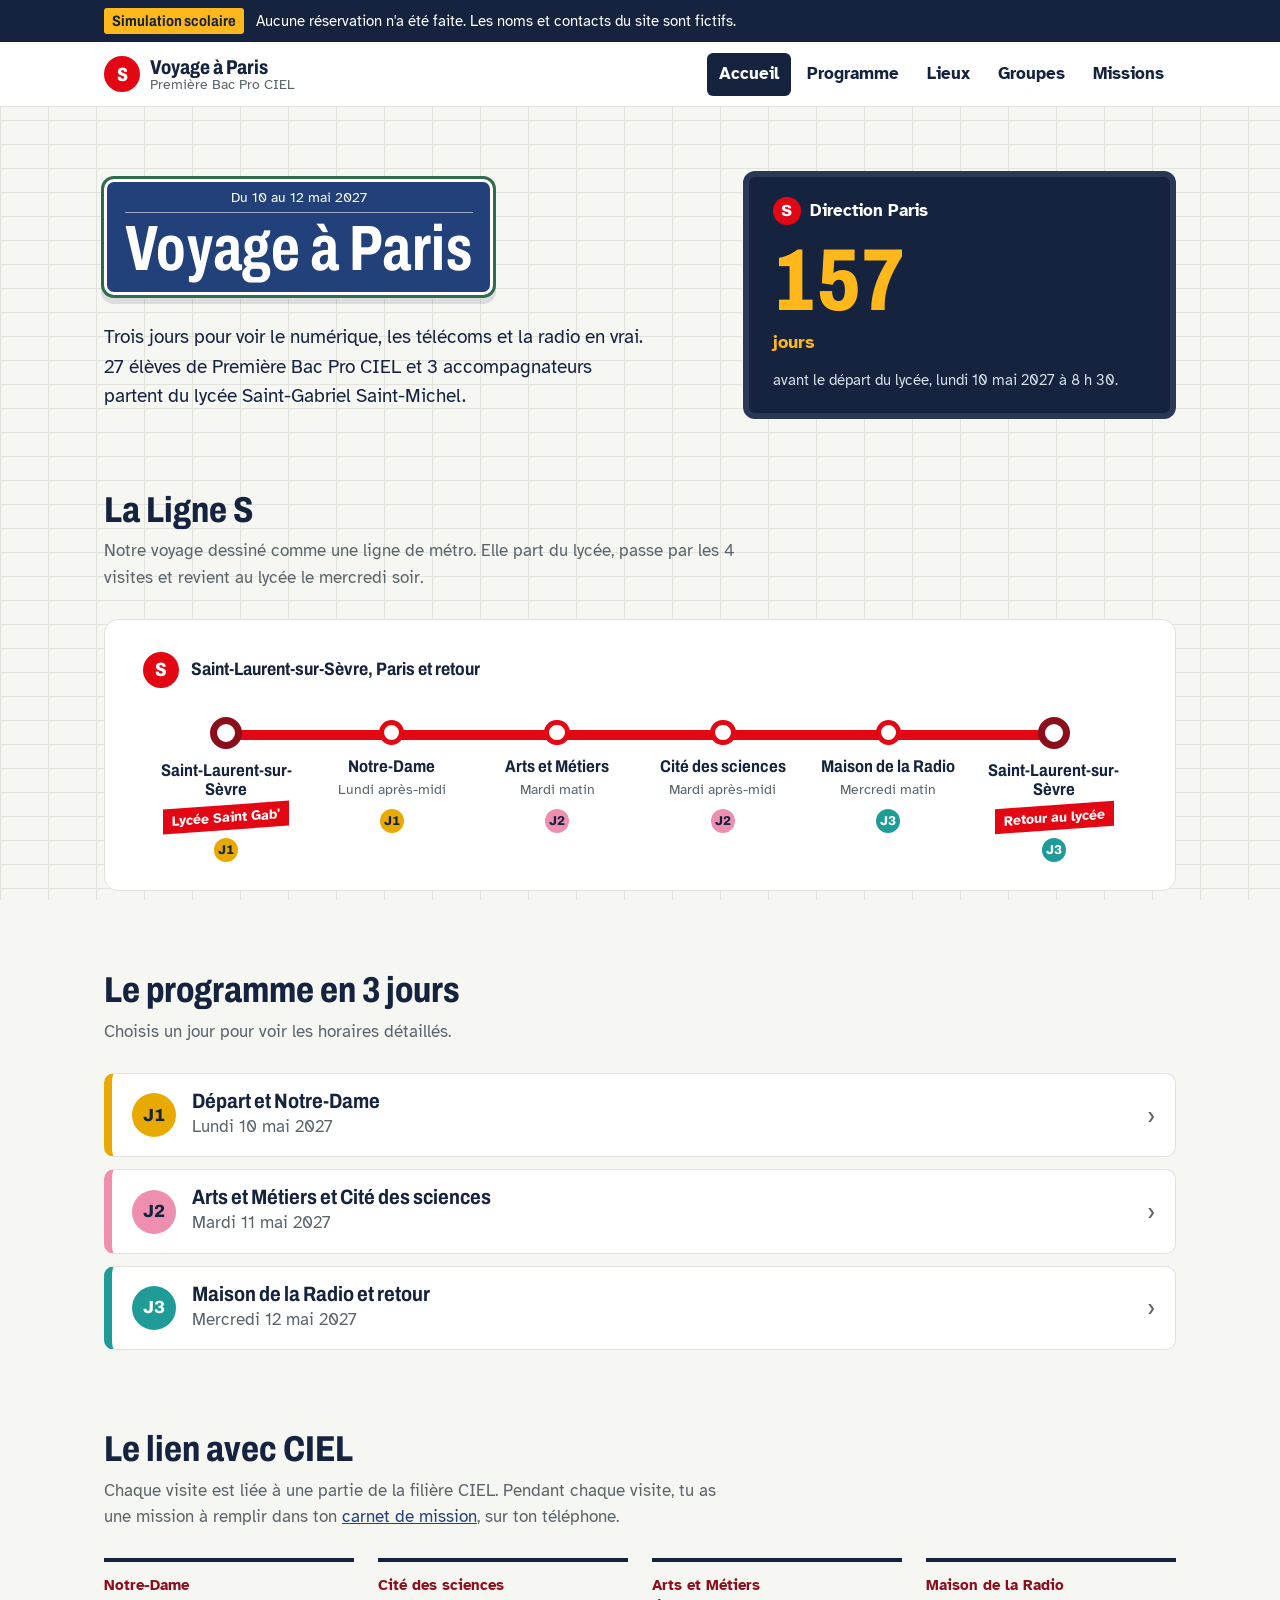
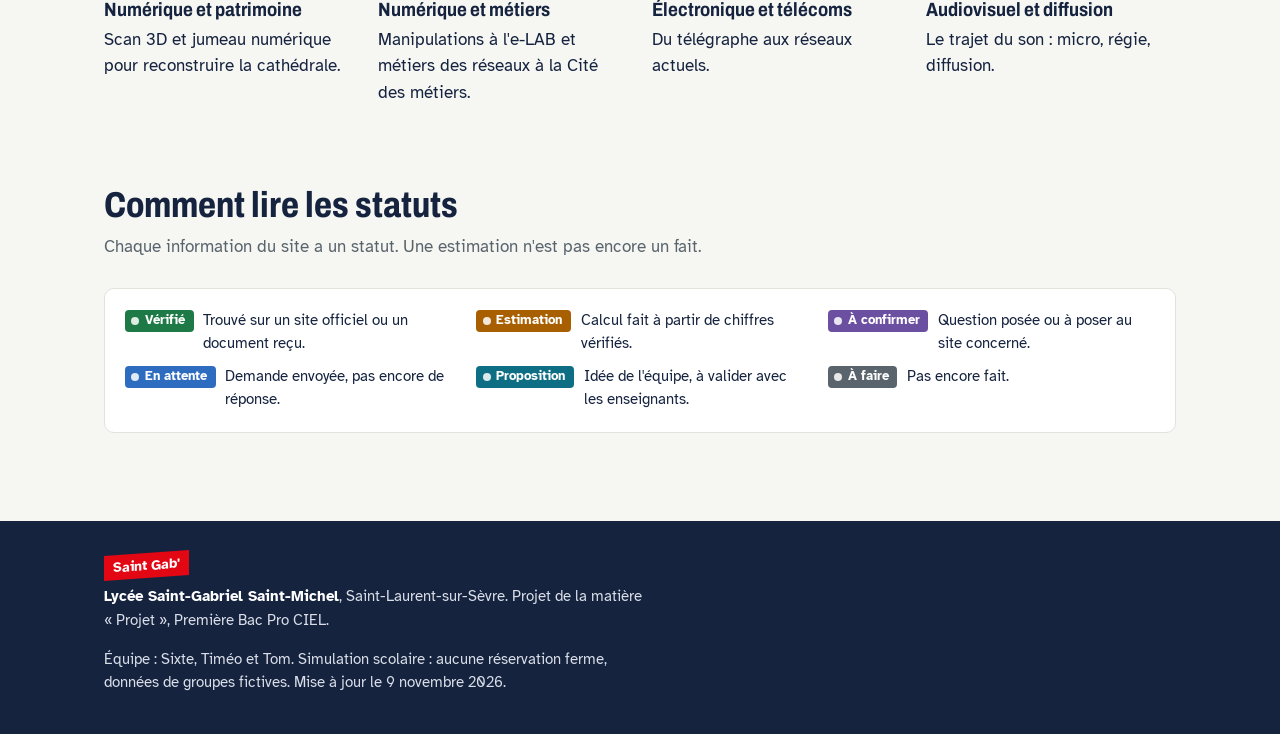
<file: index.html>
<!doctype html>
<html lang="fr">
<head>
  <meta charset="utf-8">
  <meta name="viewport" content="width=device-width, initial-scale=1">
  <title>Voyage à Paris, Bac Pro CIEL</title>
  <meta name="description" content="Site du voyage pédagogique à Paris de la Première Bac Pro CIEL du lycée Saint-Gabriel Saint-Michel. Simulation scolaire.">
  <meta name="robots" content="noindex">
  <meta name="theme-color" content="#15233F">
  <link rel="icon" href="assets/icone.svg" type="image/svg+xml">
  <link rel="manifest" href="manifest.webmanifest">
  <link rel="preconnect" href="https://fonts.googleapis.com">
  <link rel="preconnect" href="https://fonts.gstatic.com" crossorigin>
  <link href="https://fonts.googleapis.com/css2?family=Archivo:wdth,wght@62..125,400..800&family=Atkinson+Hyperlegible:wght@400;700&display=swap" rel="stylesheet">
  <link rel="stylesheet" href="assets/css/style.css?v=2026-11-09b">
</head>
<body>

  <div class="simulation" role="note">
    <div class="conteneur">
      <strong>Simulation scolaire</strong>
      <span>Aucune réservation n'a été faite. Les noms et contacts du site sont fictifs.</span>
    </div>
  </div>

  <header class="entete">
    <div class="conteneur">
      <a class="marque" href="index.html">
        <span class="pastille" aria-hidden="true">S</span>
        <span>Voyage à Paris<small>Première Bac Pro CIEL</small></span>
      </a>
      <nav class="nav" aria-label="Menu principal">
        <ul>
          <li><a href="index.html" aria-current="page">
            <svg viewBox="0 0 24 24" fill="none" stroke="currentColor" stroke-width="2" aria-hidden="true"><path d="M3 11l9-7 9 7v9a1 1 0 0 1-1 1h-5v-6H9v6H4a1 1 0 0 1-1-1z"/></svg>
            Accueil</a></li>
          <li><a href="programme.html">
            <svg viewBox="0 0 24 24" fill="none" stroke="currentColor" stroke-width="2" aria-hidden="true"><circle cx="6" cy="5" r="2"/><circle cx="6" cy="19" r="2"/><path d="M6 7v10M11 5h9M11 12h9M11 19h9"/><circle cx="6" cy="12" r="2"/></svg>
            Programme</a></li>
          <li><a href="lieux.html">
            <svg viewBox="0 0 24 24" fill="none" stroke="currentColor" stroke-width="2" aria-hidden="true"><path d="M12 21s-7-6.2-7-12a7 7 0 0 1 14 0c0 5.8-7 12-7 12z"/><circle cx="12" cy="9" r="2.5"/></svg>
            Lieux</a></li>
          <li><a href="groupes.html">
            <svg viewBox="0 0 24 24" fill="none" stroke="currentColor" stroke-width="2" aria-hidden="true"><circle cx="9" cy="8" r="3"/><circle cx="17" cy="9" r="2.5"/><path d="M3 20c0-3.3 2.7-6 6-6s6 2.7 6 6M15 14.5c3 0 6 1.8 6 5.5"/></svg>
            Groupes</a></li>
          <li><a href="missions.html">
            <svg viewBox="0 0 24 24" fill="none" stroke="currentColor" stroke-width="2" aria-hidden="true"><path d="M9 3h6v3H9z"/><path d="M9 4.5H6a1 1 0 0 0-1 1V20a1 1 0 0 0 1 1h12a1 1 0 0 0 1-1V5.5a1 1 0 0 0-1-1h-3"/><path d="M9 14l2 2 4-4"/></svg>
            Missions</a></li>
        </ul>
      </nav>
    </div>
  </header>

  <main>

    <section class="une" aria-labelledby="titre-page">
      <div class="conteneur">
        <div class="une-texte">
          <div class="plaque">
            <span class="plaque-haut">Du 10 au 12 mai 2027</span>
            <h1 id="titre-page">Voyage à Paris</h1>
          </div>
          <p>Trois jours pour voir le numérique, les télécoms et la radio en vrai. 27 élèves de Première Bac Pro CIEL et 3 accompagnateurs partent du lycée Saint-Gabriel Saint-Michel.</p>
        </div>

        <div class="ecran" aria-live="polite">
          <div class="ecran-ligne"><span class="pastille" aria-hidden="true">S</span> Direction Paris</div>
          <span class="ecran-nombre" id="rebours-jours">193</span>
          <span class="ecran-unite" id="rebours-unite">jours</span>
          <p class="ecran-pied">avant le départ du lycée, lundi 10 mai 2027 à 8 h 30.</p>
        </div>
      </div>
    </section>

    <section class="section" aria-labelledby="titre-ligne">
      <div class="conteneur">
        <h2 id="titre-ligne">La Ligne S</h2>
        <p class="intro">Notre voyage dessiné comme une ligne de métro. Elle part du lycée, passe par les 4 visites et revient au lycée le mercredi soir.</p>
        <div class="plan">
          <div class="plan-entete"><span class="pastille" aria-hidden="true">S</span> Saint-Laurent-sur-Sèvre, Paris et retour</div>
          <ol class="stations" id="stations"></ol>
        </div>
      </div>
    </section>

    <section class="section" aria-labelledby="titre-jours">
      <div class="conteneur">
        <h2 id="titre-jours">Le programme en 3 jours</h2>
        <p class="intro">Choisis un jour pour voir les horaires détaillés.</p>
        <ol class="jours-liste" id="jours-liste"></ol>
      </div>
    </section>

    <section class="section" aria-labelledby="titre-ciel">
      <div class="conteneur">
        <h2 id="titre-ciel">Le lien avec CIEL</h2>
        <p class="intro">Chaque visite est liée à une partie de la filière CIEL. Pendant chaque visite, tu as une mission à remplir dans ton <a href="missions.html">carnet de mission</a>, sur ton téléphone.</p>
        <ul class="ciel-liste" id="ciel-liste"></ul>
      </div>
    </section>

    <section class="section" aria-labelledby="titre-legende">
      <div class="conteneur">
        <h2 id="titre-legende">Comment lire les statuts</h2>
        <p class="intro">Chaque information du site a un statut. Une estimation n'est pas encore un fait.</p>
        <ul class="legende" id="legende"></ul>
      </div>
    </section>

  </main>

  <footer class="pied">
    <div class="conteneur">
      <div>
        <span class="etiquette-gab">Saint Gab'</span>
        <p><strong>Lycée Saint-Gabriel Saint-Michel</strong>, Saint-Laurent-sur-Sèvre. Projet de la matière « Projet », Première Bac Pro CIEL.</p>
      </div>
      <p>Équipe : Sixte, Timéo et Tom. Simulation scolaire : aucune réservation ferme, données de groupes fictives. Mise à jour le 9 novembre 2026.</p>
    </div>
  </footer>

  <script src="assets/js/donnees.js?v=2026-11-09b"></script>
  <script src="assets/js/site.js?v=2026-11-09b"></script>
</body>
</html>
</file>
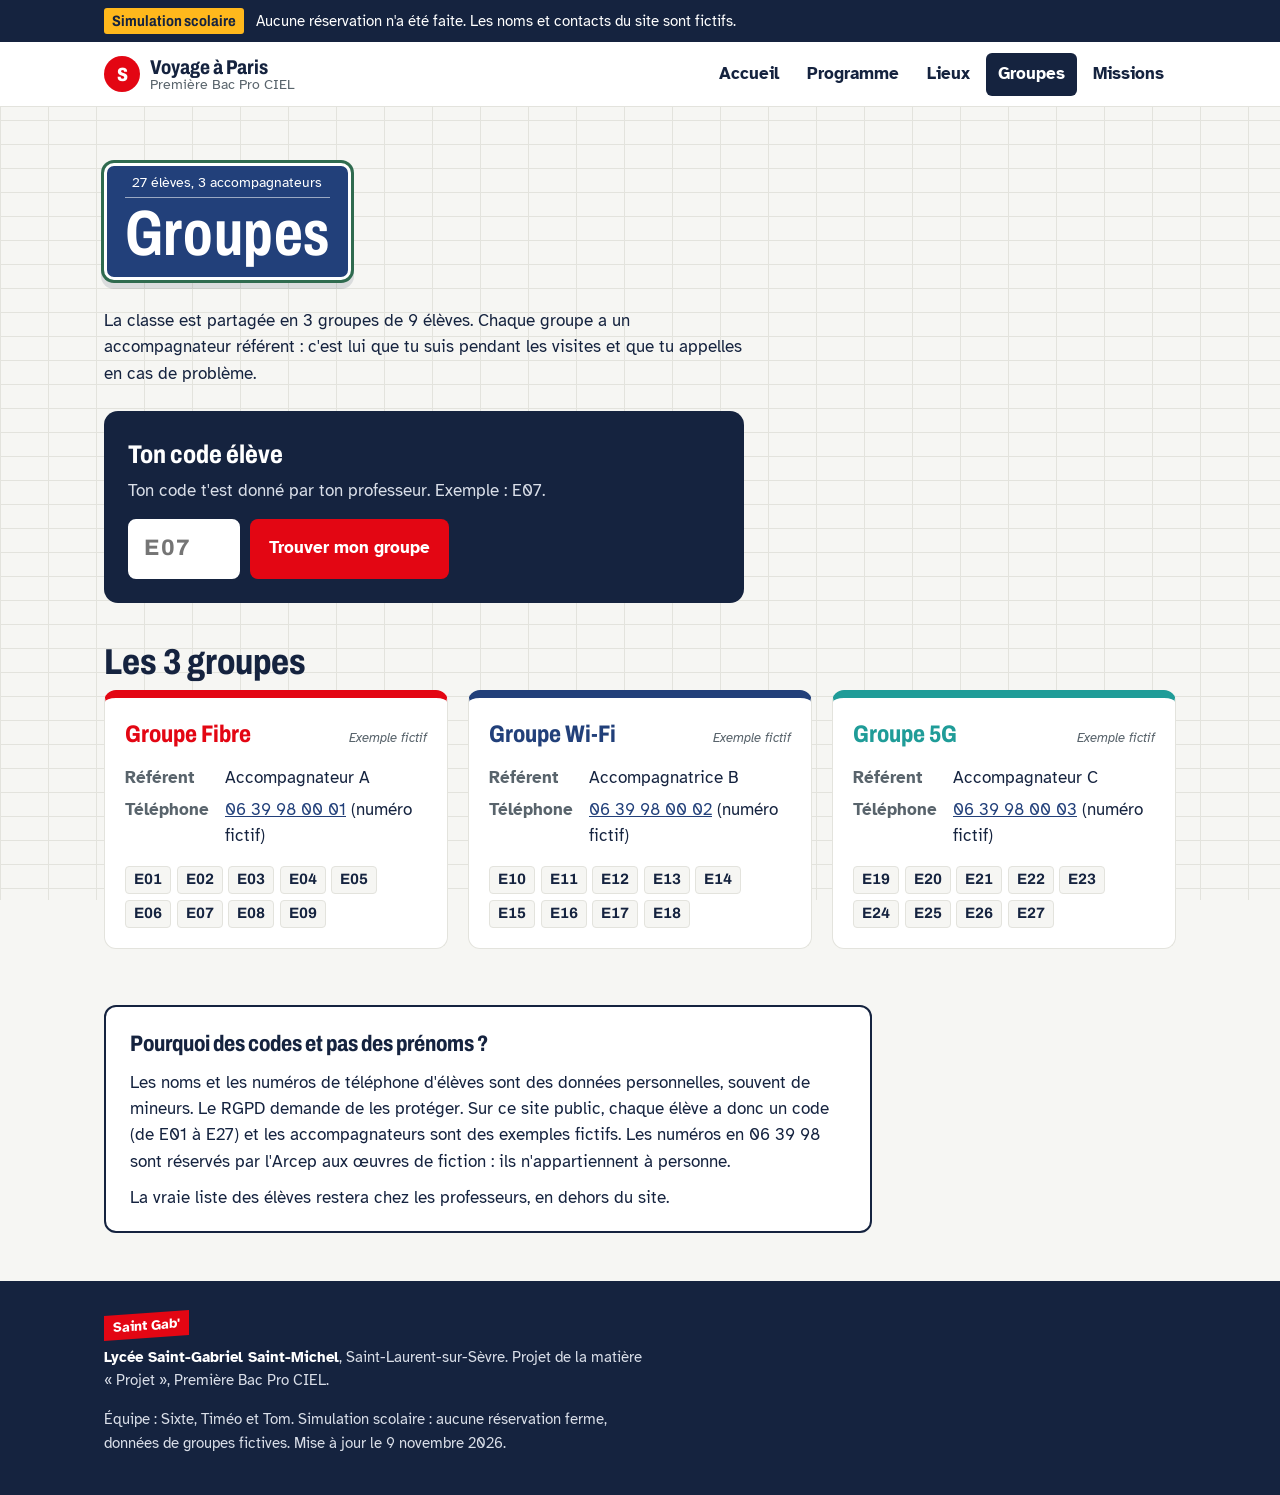
<file: groupes.html>
<!doctype html>
<html lang="fr">
<head>
  <meta charset="utf-8">
  <meta name="viewport" content="width=device-width, initial-scale=1">
  <title>Groupes du voyage</title>
  <meta name="description" content="Trouver son groupe et son accompagnateur référent pour le voyage à Paris. Données fictives, simulation scolaire.">
  <meta name="robots" content="noindex">
  <meta name="theme-color" content="#15233F">
  <link rel="icon" href="assets/icone.svg" type="image/svg+xml">
  <link rel="manifest" href="manifest.webmanifest">
  <link rel="preconnect" href="https://fonts.googleapis.com">
  <link rel="preconnect" href="https://fonts.gstatic.com" crossorigin>
  <link href="https://fonts.googleapis.com/css2?family=Archivo:wdth,wght@62..125,400..800&family=Atkinson+Hyperlegible:wght@400;700&display=swap" rel="stylesheet">
  <link rel="stylesheet" href="assets/css/style.css?v=2026-11-09b">
</head>
<body>

  <div class="simulation" role="note">
    <div class="conteneur">
      <strong>Simulation scolaire</strong>
      <span>Aucune réservation n'a été faite. Les noms et contacts du site sont fictifs.</span>
    </div>
  </div>

  <header class="entete">
    <div class="conteneur">
      <a class="marque" href="index.html">
        <span class="pastille" aria-hidden="true">S</span>
        <span>Voyage à Paris<small>Première Bac Pro CIEL</small></span>
      </a>
      <nav class="nav" aria-label="Menu principal">
        <ul>
          <li><a href="index.html">
            <svg viewBox="0 0 24 24" fill="none" stroke="currentColor" stroke-width="2" aria-hidden="true"><path d="M3 11l9-7 9 7v9a1 1 0 0 1-1 1h-5v-6H9v6H4a1 1 0 0 1-1-1z"/></svg>
            Accueil</a></li>
          <li><a href="programme.html">
            <svg viewBox="0 0 24 24" fill="none" stroke="currentColor" stroke-width="2" aria-hidden="true"><circle cx="6" cy="5" r="2"/><circle cx="6" cy="19" r="2"/><path d="M6 7v10M11 5h9M11 12h9M11 19h9"/><circle cx="6" cy="12" r="2"/></svg>
            Programme</a></li>
          <li><a href="lieux.html">
            <svg viewBox="0 0 24 24" fill="none" stroke="currentColor" stroke-width="2" aria-hidden="true"><path d="M12 21s-7-6.2-7-12a7 7 0 0 1 14 0c0 5.8-7 12-7 12z"/><circle cx="12" cy="9" r="2.5"/></svg>
            Lieux</a></li>
          <li><a href="groupes.html" aria-current="page">
            <svg viewBox="0 0 24 24" fill="none" stroke="currentColor" stroke-width="2" aria-hidden="true"><circle cx="9" cy="8" r="3"/><circle cx="17" cy="9" r="2.5"/><path d="M3 20c0-3.3 2.7-6 6-6s6 2.7 6 6M15 14.5c3 0 6 1.8 6 5.5"/></svg>
            Groupes</a></li>
          <li><a href="missions.html">
            <svg viewBox="0 0 24 24" fill="none" stroke="currentColor" stroke-width="2" aria-hidden="true"><path d="M9 3h6v3H9z"/><path d="M9 4.5H6a1 1 0 0 0-1 1V20a1 1 0 0 0 1 1h12a1 1 0 0 0 1-1V5.5a1 1 0 0 0-1-1h-3"/><path d="M9 14l2 2 4-4"/></svg>
            Missions</a></li>
        </ul>
      </nav>
    </div>
  </header>

  <main>
    <div class="page-titre">
      <div class="conteneur">
        <div class="plaque">
          <span class="plaque-haut">27 élèves, 3 accompagnateurs</span>
          <h1>Groupes</h1>
        </div>
        <p>La classe est partagée en 3 groupes de 9 élèves. Chaque groupe a un accompagnateur référent : c'est lui que tu suis pendant les visites et que tu appelles en cas de problème.</p>
      </div>
    </div>

    <div class="conteneur">
      <form class="recherche" id="recherche" novalidate>
        <label for="code">Ton code élève</label>
        <p class="recherche-aide" id="code-aide">Ton code t'est donné par ton professeur. Exemple : E07.</p>
        <div class="recherche-ligne">
          <input id="code" name="code" type="text" inputmode="text" autocomplete="off"
                 maxlength="3" placeholder="E07" aria-describedby="code-aide resultat">
          <button type="submit">Trouver mon groupe</button>
        </div>
        <div id="resultat" class="resultat" aria-live="polite"></div>
      </form>

      <section class="section" aria-labelledby="titre-groupes">
        <h2 id="titre-groupes">Les 3 groupes</h2>
        <div class="groupes" id="groupes"></div>
      </section>

      <aside class="encart" aria-labelledby="titre-rgpd">
        <h2 id="titre-rgpd">Pourquoi des codes et pas des prénoms ?</h2>
        <p>Les noms et les numéros de téléphone d'élèves sont des données personnelles, souvent de mineurs. Le RGPD demande de les protéger. Sur ce site public, chaque élève a donc un code (de E01 à E27) et les accompagnateurs sont des exemples fictifs. Les numéros en 06 39 98 sont réservés par l'Arcep aux œuvres de fiction : ils n'appartiennent à personne.</p>
        <p>La vraie liste des élèves restera chez les professeurs, en dehors du site.</p>
      </aside>
    </div>
  </main>

  <footer class="pied">
    <div class="conteneur">
      <div>
        <span class="etiquette-gab">Saint Gab'</span>
        <p><strong>Lycée Saint-Gabriel Saint-Michel</strong>, Saint-Laurent-sur-Sèvre. Projet de la matière « Projet », Première Bac Pro CIEL.</p>
      </div>
      <p>Équipe : Sixte, Timéo et Tom. Simulation scolaire : aucune réservation ferme, données de groupes fictives. Mise à jour le 9 novembre 2026.</p>
    </div>
  </footer>

  <script src="assets/js/donnees.js?v=2026-11-09b"></script>
  <script src="assets/js/site.js?v=2026-11-09b"></script>
</body>
</html>
</file>
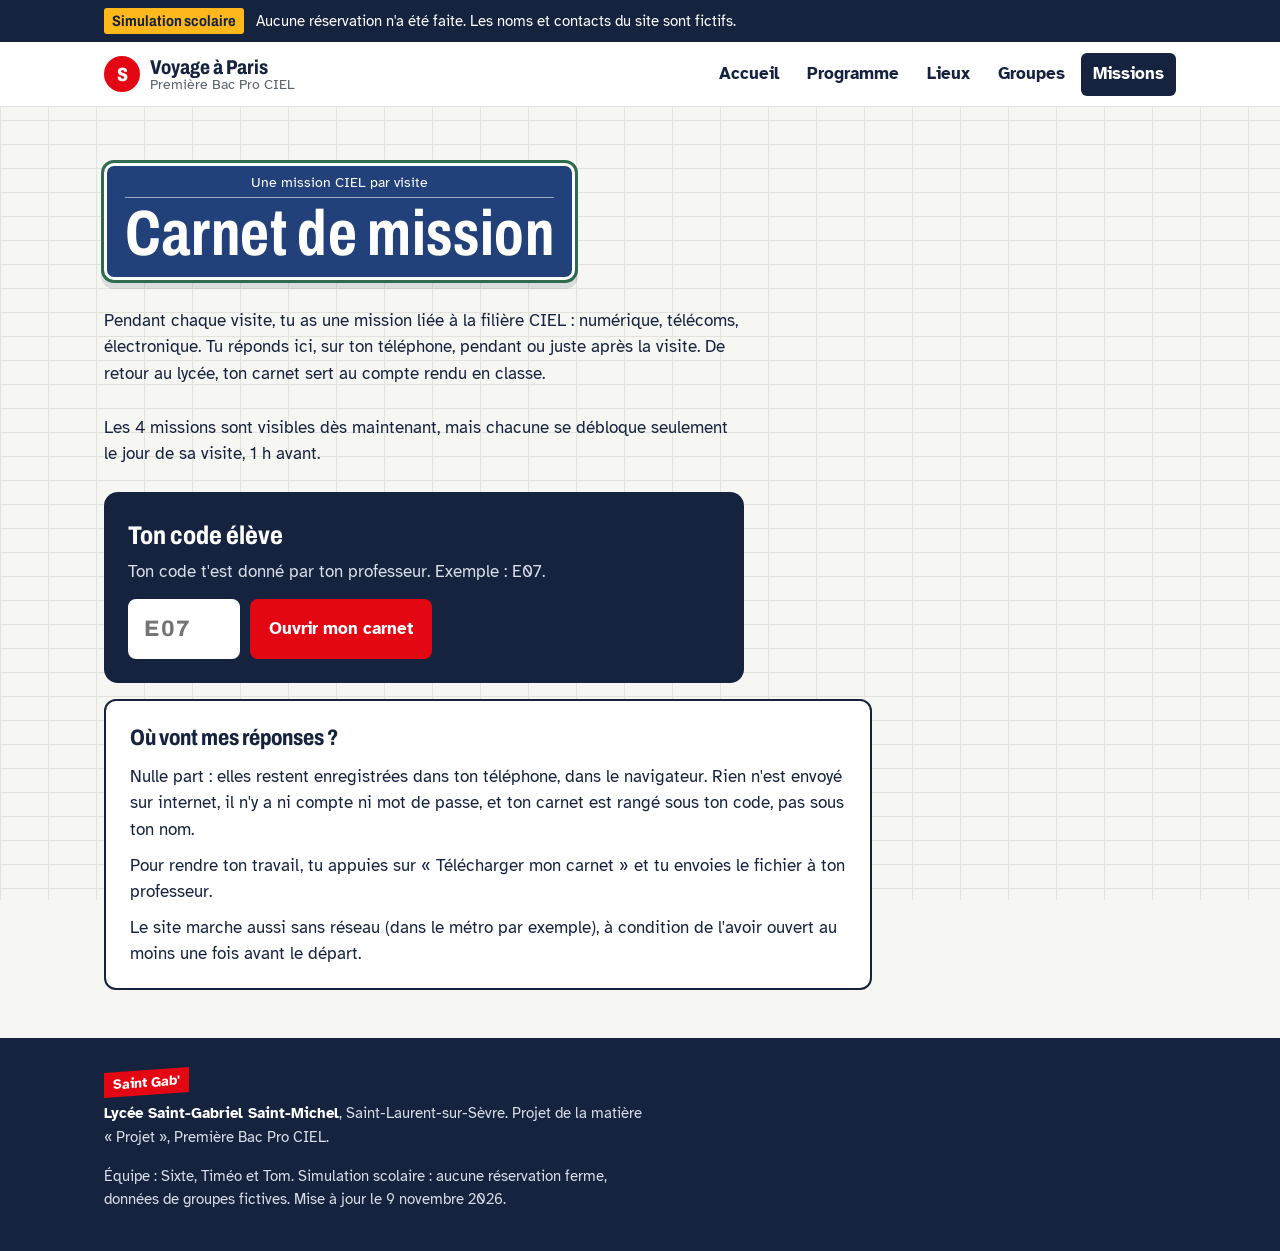
<file: missions.html>
<!doctype html>
<html lang="fr">
<head>
  <meta charset="utf-8">
  <meta name="viewport" content="width=device-width, initial-scale=1">
  <title>Carnet de mission</title>
  <meta name="description" content="Le carnet de mission de l'élève : une mission liée à la filière CIEL pour chaque visite du voyage à Paris. Simulation scolaire.">
  <meta name="robots" content="noindex">
  <meta name="theme-color" content="#15233F">
  <link rel="icon" href="assets/icone.svg" type="image/svg+xml">
  <link rel="manifest" href="manifest.webmanifest">
  <link rel="preconnect" href="https://fonts.googleapis.com">
  <link rel="preconnect" href="https://fonts.gstatic.com" crossorigin>
  <link href="https://fonts.googleapis.com/css2?family=Archivo:wdth,wght@62..125,400..800&family=Atkinson+Hyperlegible:wght@400;700&display=swap" rel="stylesheet">
  <link rel="stylesheet" href="assets/css/style.css?v=2026-11-09b">
</head>
<body>

  <div class="simulation" role="note">
    <div class="conteneur">
      <strong>Simulation scolaire</strong>
      <span>Aucune réservation n'a été faite. Les noms et contacts du site sont fictifs.</span>
    </div>
  </div>

  <header class="entete">
    <div class="conteneur">
      <a class="marque" href="index.html">
        <span class="pastille" aria-hidden="true">S</span>
        <span>Voyage à Paris<small>Première Bac Pro CIEL</small></span>
      </a>
      <nav class="nav" aria-label="Menu principal">
        <ul>
          <li><a href="index.html">
            <svg viewBox="0 0 24 24" fill="none" stroke="currentColor" stroke-width="2" aria-hidden="true"><path d="M3 11l9-7 9 7v9a1 1 0 0 1-1 1h-5v-6H9v6H4a1 1 0 0 1-1-1z"/></svg>
            Accueil</a></li>
          <li><a href="programme.html">
            <svg viewBox="0 0 24 24" fill="none" stroke="currentColor" stroke-width="2" aria-hidden="true"><circle cx="6" cy="5" r="2"/><circle cx="6" cy="19" r="2"/><path d="M6 7v10M11 5h9M11 12h9M11 19h9"/><circle cx="6" cy="12" r="2"/></svg>
            Programme</a></li>
          <li><a href="lieux.html">
            <svg viewBox="0 0 24 24" fill="none" stroke="currentColor" stroke-width="2" aria-hidden="true"><path d="M12 21s-7-6.2-7-12a7 7 0 0 1 14 0c0 5.8-7 12-7 12z"/><circle cx="12" cy="9" r="2.5"/></svg>
            Lieux</a></li>
          <li><a href="groupes.html">
            <svg viewBox="0 0 24 24" fill="none" stroke="currentColor" stroke-width="2" aria-hidden="true"><circle cx="9" cy="8" r="3"/><circle cx="17" cy="9" r="2.5"/><path d="M3 20c0-3.3 2.7-6 6-6s6 2.7 6 6M15 14.5c3 0 6 1.8 6 5.5"/></svg>
            Groupes</a></li>
          <li><a href="missions.html" aria-current="page">
            <svg viewBox="0 0 24 24" fill="none" stroke="currentColor" stroke-width="2" aria-hidden="true"><path d="M9 3h6v3H9z"/><path d="M9 4.5H6a1 1 0 0 0-1 1V20a1 1 0 0 0 1 1h12a1 1 0 0 0 1-1V5.5a1 1 0 0 0-1-1h-3"/><path d="M9 14l2 2 4-4"/></svg>
            Missions</a></li>
        </ul>
      </nav>
    </div>
  </header>

  <main>
    <div class="page-titre">
      <div class="conteneur">
        <div class="plaque">
          <span class="plaque-haut">Une mission CIEL par visite</span>
          <h1>Carnet de mission</h1>
        </div>
        <p>Pendant chaque visite, tu as une mission liée à la filière CIEL : numérique, télécoms, électronique. Tu réponds ici, sur ton téléphone, pendant ou juste après la visite. De retour au lycée, ton carnet sert au compte rendu en classe.</p>
        <p>Les 4 missions sont visibles dès maintenant, mais chacune se débloque seulement le jour de sa visite, 1 h avant.</p>
      </div>
    </div>

    <div class="conteneur">
      <form class="recherche" id="carnet-code" novalidate>
        <label for="code-carnet">Ton code élève</label>
        <p class="recherche-aide" id="code-carnet-aide">Ton code t'est donné par ton professeur. Exemple : E07.</p>
        <div class="recherche-ligne">
          <input id="code-carnet" name="code" type="text" inputmode="text" autocomplete="off"
                 maxlength="3" placeholder="E07" aria-describedby="code-carnet-aide carnet-erreur">
          <button type="submit">Ouvrir mon carnet</button>
        </div>
        <p id="carnet-erreur" class="resultat-erreur" aria-live="polite"></p>
      </form>

      <section id="carnet" class="carnet" hidden aria-labelledby="carnet-titre">
        <div class="carnet-entete">
          <div>
            <h2 id="carnet-titre">Carnet de E07</h2>
            <p id="carnet-groupe"></p>
          </div>
          <button type="button" class="bouton-carte" id="carnet-changer">Changer de code</button>
        </div>

        <div class="progression" id="carnet-progression">
          <p><strong id="carnet-faites">0 / 4</strong> missions remplies</p>
          <div class="barre" role="progressbar" aria-labelledby="carnet-faites" aria-valuemin="0" aria-valuemax="4" aria-valuenow="0"><span id="carnet-barre"></span></div>
        </div>

        <div class="missions" id="missions"></div>

        <div class="carnet-actions">
          <button type="button" class="bouton-plein" id="carnet-telecharger">Télécharger mon carnet</button>
          <button type="button" class="bouton-carte" id="carnet-effacer">Effacer mes réponses</button>
          <p class="carnet-sauvegarde" id="carnet-sauvegarde" aria-live="polite"></p>
        </div>
      </section>

      <aside class="encart" aria-labelledby="titre-donnees">
        <h2 id="titre-donnees">Où vont mes réponses ?</h2>
        <p>Nulle part : elles restent enregistrées dans ton téléphone, dans le navigateur. Rien n'est envoyé sur internet, il n'y a ni compte ni mot de passe, et ton carnet est rangé sous ton code, pas sous ton nom.</p>
        <p>Pour rendre ton travail, tu appuies sur « Télécharger mon carnet » et tu envoies le fichier à ton professeur.</p>
        <p>Le site marche aussi sans réseau (dans le métro par exemple), à condition de l'avoir ouvert au moins une fois avant le départ.</p>
      </aside>
    </div>
  </main>

  <footer class="pied">
    <div class="conteneur">
      <div>
        <span class="etiquette-gab">Saint Gab'</span>
        <p><strong>Lycée Saint-Gabriel Saint-Michel</strong>, Saint-Laurent-sur-Sèvre. Projet de la matière « Projet », Première Bac Pro CIEL.</p>
      </div>
      <p>Équipe : Sixte, Timéo et Tom. Simulation scolaire : aucune réservation ferme, données de groupes fictives. Mise à jour le 9 novembre 2026.</p>
    </div>
  </footer>

  <script src="assets/js/donnees.js?v=2026-11-09b"></script>
  <script src="assets/js/site.js?v=2026-11-09b"></script>
</body>
</html>
</file>
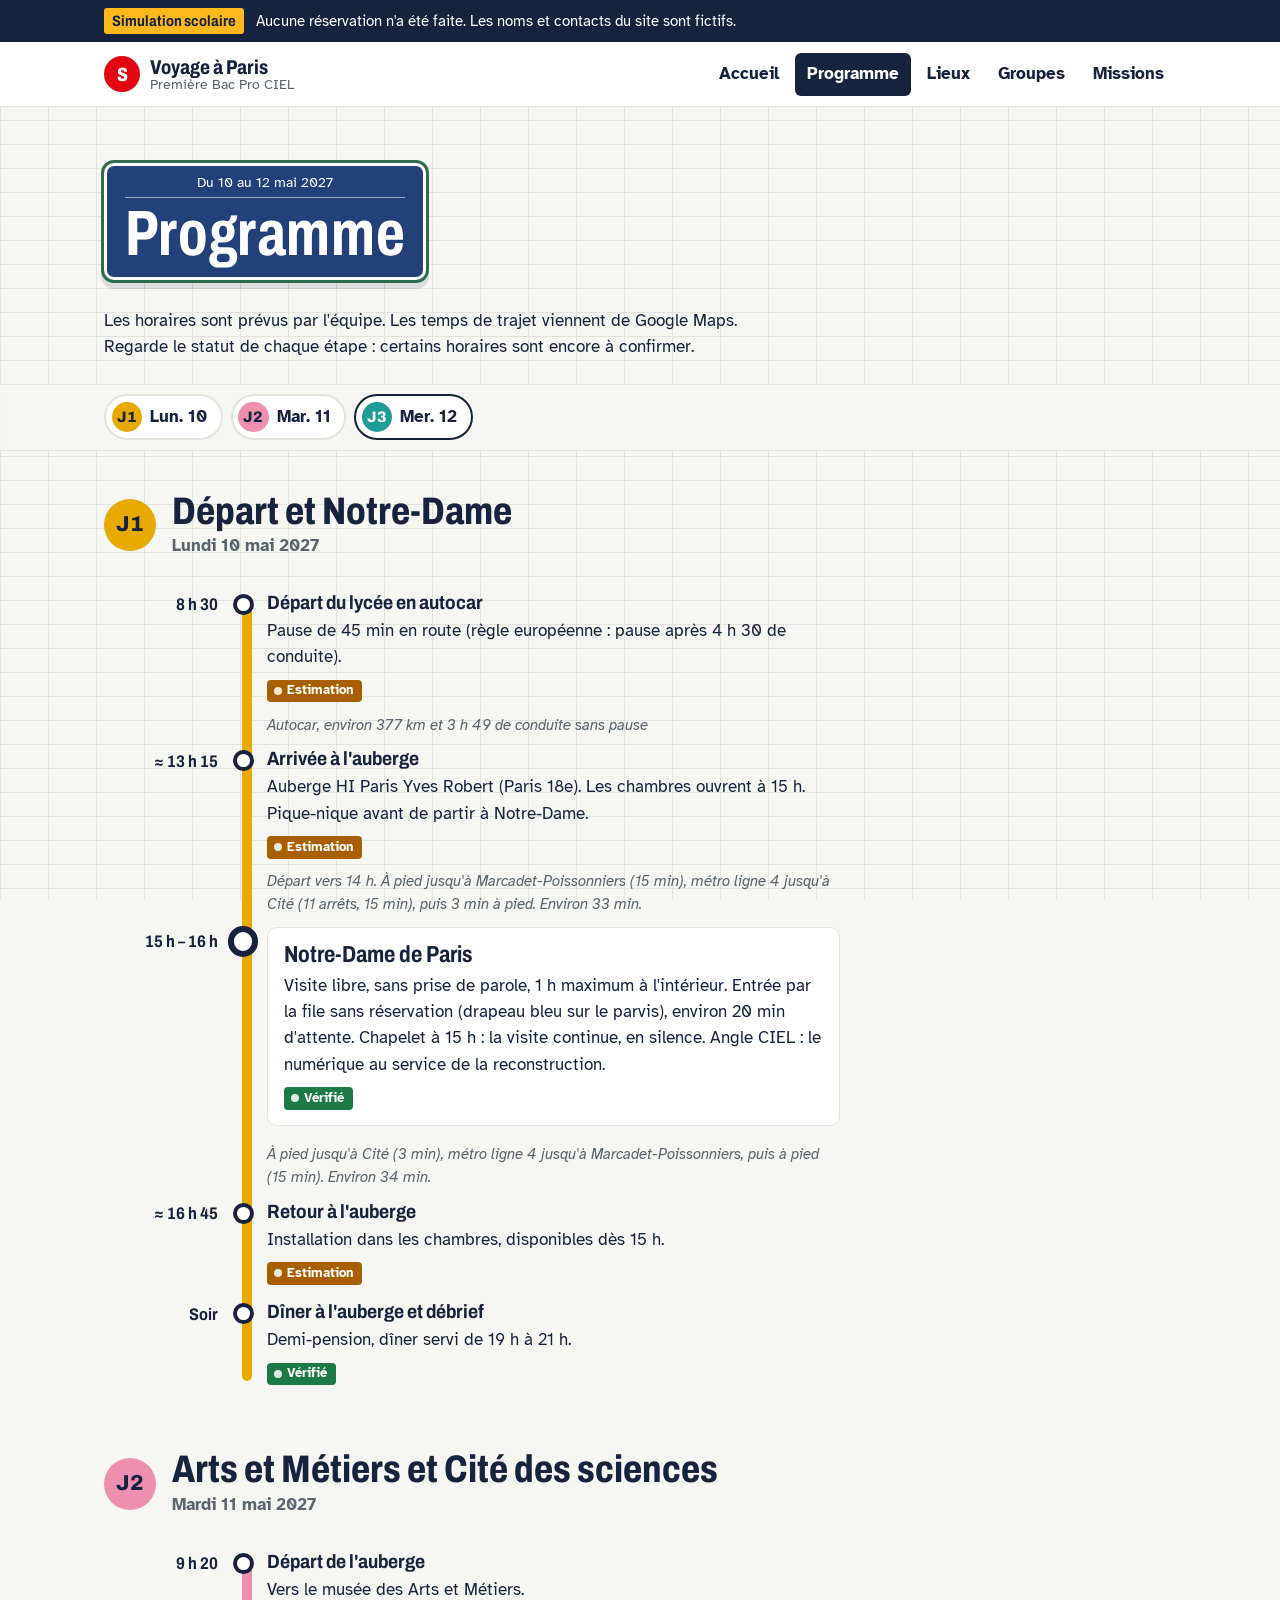
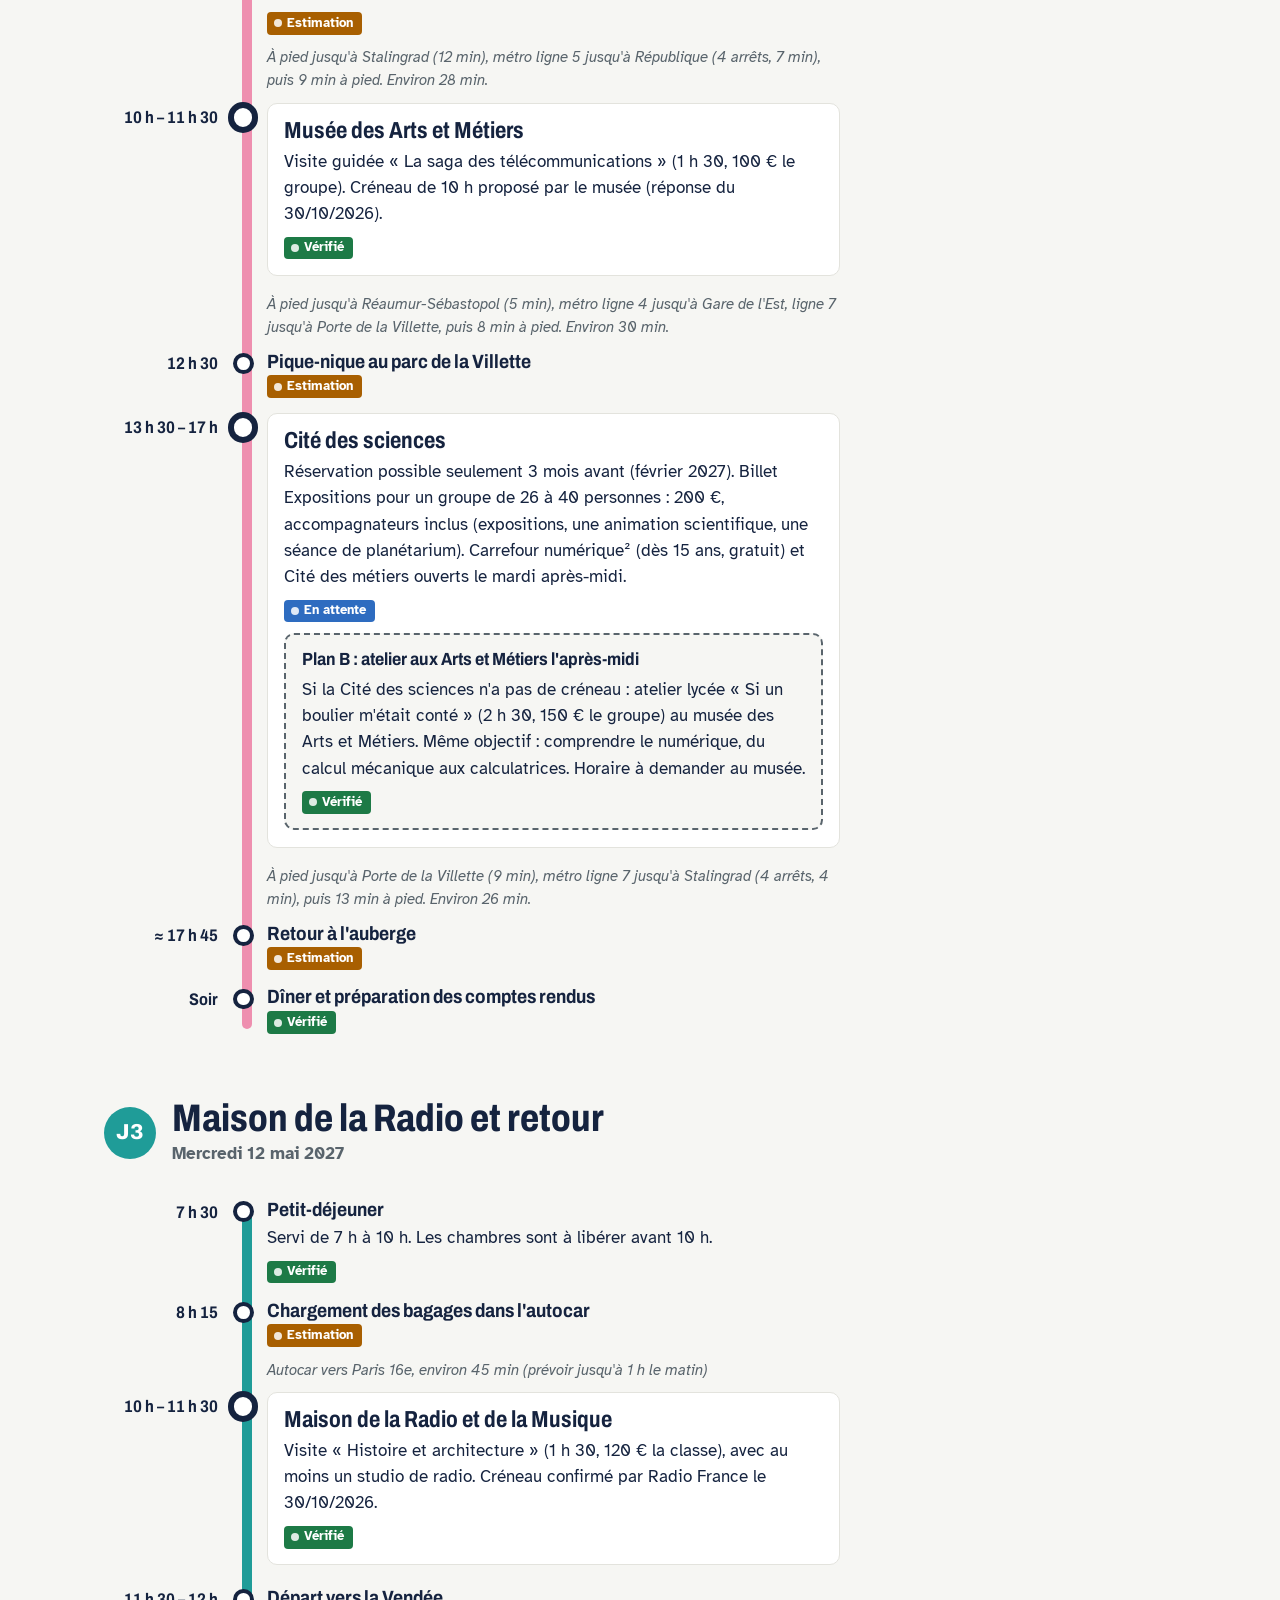
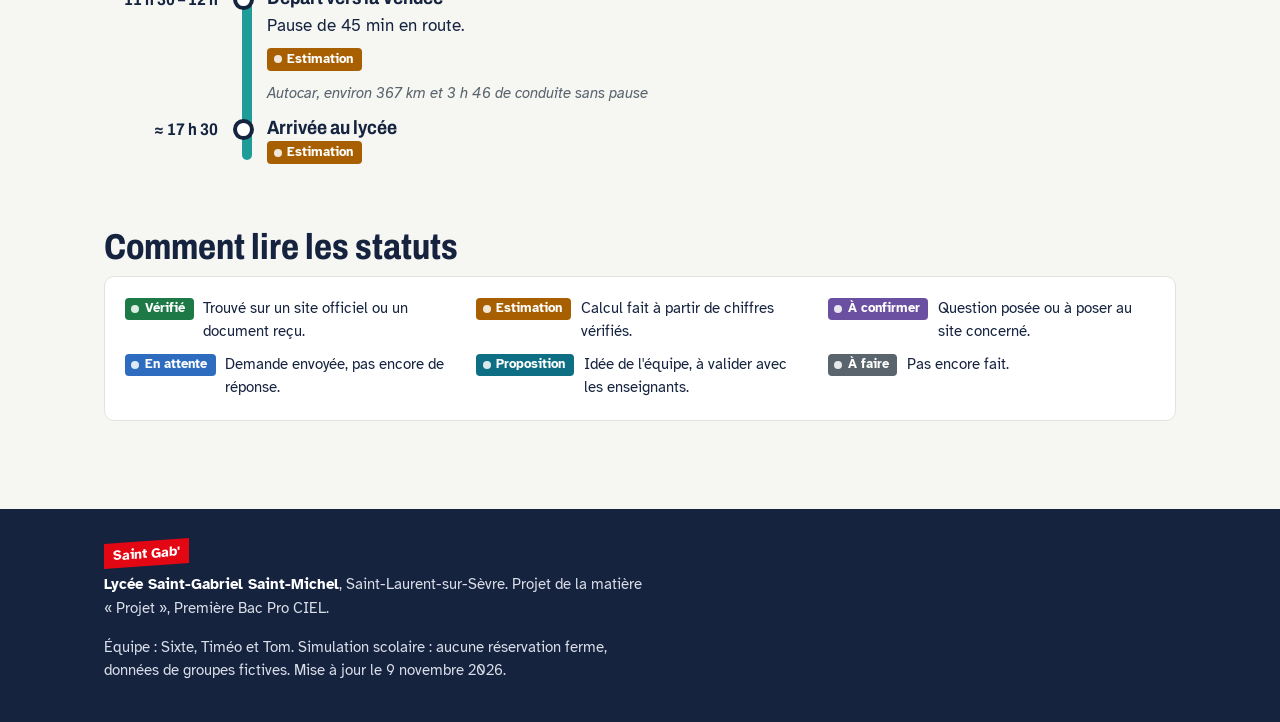
<file: programme.html>
<!doctype html>
<html lang="fr">
<head>
  <meta charset="utf-8">
  <meta name="viewport" content="width=device-width, initial-scale=1">
  <title>Programme du voyage</title>
  <meta name="description" content="Programme jour par jour du voyage à Paris de la Première Bac Pro CIEL, du 10 au 12 mai 2027. Simulation scolaire.">
  <meta name="robots" content="noindex">
  <meta name="theme-color" content="#15233F">
  <link rel="icon" href="assets/icone.svg" type="image/svg+xml">
  <link rel="manifest" href="manifest.webmanifest">
  <link rel="preconnect" href="https://fonts.googleapis.com">
  <link rel="preconnect" href="https://fonts.gstatic.com" crossorigin>
  <link href="https://fonts.googleapis.com/css2?family=Archivo:wdth,wght@62..125,400..800&family=Atkinson+Hyperlegible:wght@400;700&display=swap" rel="stylesheet">
  <link rel="stylesheet" href="assets/css/style.css?v=2026-11-09b">
</head>
<body>

  <div class="simulation" role="note">
    <div class="conteneur">
      <strong>Simulation scolaire</strong>
      <span>Aucune réservation n'a été faite. Les noms et contacts du site sont fictifs.</span>
    </div>
  </div>

  <header class="entete">
    <div class="conteneur">
      <a class="marque" href="index.html">
        <span class="pastille" aria-hidden="true">S</span>
        <span>Voyage à Paris<small>Première Bac Pro CIEL</small></span>
      </a>
      <nav class="nav" aria-label="Menu principal">
        <ul>
          <li><a href="index.html">
            <svg viewBox="0 0 24 24" fill="none" stroke="currentColor" stroke-width="2" aria-hidden="true"><path d="M3 11l9-7 9 7v9a1 1 0 0 1-1 1h-5v-6H9v6H4a1 1 0 0 1-1-1z"/></svg>
            Accueil</a></li>
          <li><a href="programme.html" aria-current="page">
            <svg viewBox="0 0 24 24" fill="none" stroke="currentColor" stroke-width="2" aria-hidden="true"><circle cx="6" cy="5" r="2"/><circle cx="6" cy="19" r="2"/><path d="M6 7v10M11 5h9M11 12h9M11 19h9"/><circle cx="6" cy="12" r="2"/></svg>
            Programme</a></li>
          <li><a href="lieux.html">
            <svg viewBox="0 0 24 24" fill="none" stroke="currentColor" stroke-width="2" aria-hidden="true"><path d="M12 21s-7-6.2-7-12a7 7 0 0 1 14 0c0 5.8-7 12-7 12z"/><circle cx="12" cy="9" r="2.5"/></svg>
            Lieux</a></li>
          <li><a href="groupes.html">
            <svg viewBox="0 0 24 24" fill="none" stroke="currentColor" stroke-width="2" aria-hidden="true"><circle cx="9" cy="8" r="3"/><circle cx="17" cy="9" r="2.5"/><path d="M3 20c0-3.3 2.7-6 6-6s6 2.7 6 6M15 14.5c3 0 6 1.8 6 5.5"/></svg>
            Groupes</a></li>
          <li><a href="missions.html">
            <svg viewBox="0 0 24 24" fill="none" stroke="currentColor" stroke-width="2" aria-hidden="true"><path d="M9 3h6v3H9z"/><path d="M9 4.5H6a1 1 0 0 0-1 1V20a1 1 0 0 0 1 1h12a1 1 0 0 0 1-1V5.5a1 1 0 0 0-1-1h-3"/><path d="M9 14l2 2 4-4"/></svg>
            Missions</a></li>
        </ul>
      </nav>
    </div>
  </header>

  <main>
    <div class="page-titre">
      <div class="conteneur">
        <div class="plaque">
          <span class="plaque-haut">Du 10 au 12 mai 2027</span>
          <h1>Programme</h1>
        </div>
        <p>Les horaires sont prévus par l'équipe. Les temps de trajet viennent de Google Maps. Regarde le statut de chaque étape : certains horaires sont encore à confirmer.</p>
      </div>
    </div>

    <nav class="choix-jour" aria-label="Choisir un jour">
      <div class="conteneur">
        <ul>
          <li><a href="#j1"><span class="pastille j1" aria-hidden="true">J1</span> Lun. 10</a></li>
          <li><a href="#j2"><span class="pastille j2" aria-hidden="true">J2</span> Mar. 11</a></li>
          <li><a href="#j3"><span class="pastille j3" aria-hidden="true">J3</span> Mer. 12</a></li>
        </ul>
      </div>
    </nav>

    <div class="conteneur" id="programme"></div>

    <section class="section" aria-labelledby="titre-legende">
      <div class="conteneur">
        <h2 id="titre-legende">Comment lire les statuts</h2>
        <ul class="legende" id="legende"></ul>
      </div>
    </section>
  </main>

  <footer class="pied">
    <div class="conteneur">
      <div>
        <span class="etiquette-gab">Saint Gab'</span>
        <p><strong>Lycée Saint-Gabriel Saint-Michel</strong>, Saint-Laurent-sur-Sèvre. Projet de la matière « Projet », Première Bac Pro CIEL.</p>
      </div>
      <p>Équipe : Sixte, Timéo et Tom. Simulation scolaire : aucune réservation ferme, données de groupes fictives. Mise à jour le 9 novembre 2026.</p>
    </div>
  </footer>

  <script src="assets/js/donnees.js?v=2026-11-09b"></script>
  <script src="assets/js/site.js?v=2026-11-09b"></script>
</body>
</html>
</file>
<file: assets/css/style.css>
/* =========================================================
   Style « Ligne S » : Paris (métro, plaques de rue) + Saint Gab'
   ========================================================= */

:root {
  /* Paris */
  --faience: #F6F6F3;      /* carreaux blancs du métro */
  --joint: #E3E3DD;        /* joints entre les carreaux */
  --encre: #15233F;        /* texte principal, bleu nuit */
  --zinc: #59646C;         /* texte secondaire, toits de Paris */
  --plaque: #22407A;       /* plaques de rue */
  --cadre: #2F6B4F;        /* cadre vert des plaques */
  --blanc: #FFFFFF;
  --ambre: #FFB81C;        /* écran « prochain train » */

  /* Saint Gab' */
  --gab: #E30613;
  --gab-fonce: #8C0E1B;

  /* Couleurs des jours */
  --j1: #E8A900;
  --j2: #EE8FAF;           /* rose, comme la ligne 7 qu'on prend le mardi */
  --j3: #1F9C98;

  /* Statuts */
  --s-verifie: #1D7A46;
  --s-estimation: #A85F00;
  --s-confirmer: #6B4FA0;
  --s-attente: #2E6CC0;
  --s-afaire: #59646C;

  --titre: "Archivo", "Arial Narrow", sans-serif;
  --texte: "Atkinson Hyperlegible", Verdana, sans-serif;

  --large: 72rem;
  --gouttiere: clamp(1rem, 4vw, 2.5rem);
}

*, *::before, *::after { box-sizing: border-box; }

html { -webkit-text-size-adjust: 100%; }

body {
  margin: 0;
  font-family: var(--texte);
  font-size: 1.0625rem;
  line-height: 1.55;
  color: var(--encre);
  background-color: var(--faience);
  /* motif discret des carreaux du métro */
  background-image:
    linear-gradient(var(--joint) 1px, transparent 1px),
    linear-gradient(90deg, var(--joint) 1px, transparent 1px);
  background-size: 48px 24px;
  background-attachment: fixed;
}

img { max-width: 100%; }

a { color: var(--plaque); }

:focus-visible {
  outline: 3px solid var(--gab);
  outline-offset: 3px;
  border-radius: 4px;
}

.conteneur {
  max-width: var(--large);
  margin: 0 auto;
  padding: 0 var(--gouttiere);
}

.visuellement-cache {
  position: absolute; width: 1px; height: 1px; overflow: hidden;
  clip: rect(0 0 0 0); white-space: nowrap;
}

/* ---------- Bandeau simulation ---------- */

.simulation {
  background: var(--encre);
  color: var(--blanc);
  font-size: 0.9375rem;
}
.simulation .conteneur {
  display: flex; gap: 0.75rem; align-items: center;
  padding-top: 0.5rem; padding-bottom: 0.5rem;
}
.simulation strong {
  flex: none;
  background: var(--ambre);
  color: var(--encre);
  padding: 0.1rem 0.5rem;
  border-radius: 3px;
  font-family: var(--titre);
  font-stretch: 85%;
}

/* ---------- En-tête ---------- */

.entete {
  background: var(--blanc);
  border-bottom: 1px solid var(--joint);
}
.entete .conteneur {
  display: flex; align-items: center; justify-content: space-between;
  gap: 1rem; min-height: 4rem;
}

.marque {
  display: flex; align-items: center; gap: 0.6rem;
  text-decoration: none; color: var(--encre);
  font-family: var(--titre); font-weight: 750; font-stretch: 80%;
  font-size: 1.25rem; line-height: 1.1;
}
.marque small {
  display: block; font-weight: 500; color: var(--zinc); font-size: 0.85rem;
  font-family: var(--texte); font-stretch: 100%;
}

/* pastille ronde de ligne, comme sur les plans du métro */
.pastille {
  display: inline-grid; place-items: center;
  width: 2.25rem; height: 2.25rem; flex: none;
  border-radius: 50%;
  background: var(--gab); color: var(--blanc);
  font-family: var(--titre); font-weight: 800; font-size: 1.2rem;
  line-height: 1;
}
.pastille.j1 { background: var(--j1); color: var(--encre); }
.pastille.j2 { background: var(--j2); color: var(--encre); }
.pastille.j3 { background: var(--j3); color: var(--blanc); }

.nav ul { display: flex; gap: 0.25rem; margin: 0; padding: 0; list-style: none; }
.nav a, .nav span {
  display: block; padding: 0.5rem 0.75rem; border-radius: 6px;
  text-decoration: none; color: var(--encre); font-weight: 700;
}
.nav a:hover { background: var(--faience); }
.nav a[aria-current="page"] { background: var(--encre); color: var(--blanc); }
.nav span { color: var(--zinc); font-weight: 400; cursor: default; }
.nav span small { font-size: 0.75rem; }
.nav svg { display: none; }

/* ---------- Plaque de rue parisienne ---------- */

.plaque {
  display: inline-block;
  background: var(--plaque);
  color: var(--blanc);
  padding: 0.35rem 1.1rem 0.6rem;
  border-radius: 10px;
  border: 3px solid var(--blanc);
  box-shadow: 0 0 0 3px var(--cadre), 0 6px 0 3px rgba(21, 35, 63, 0.12);
  text-align: center;
}
.plaque .plaque-haut {
  display: block;
  font-size: 0.875rem;
  border-bottom: 1px solid rgba(255, 255, 255, 0.55);
  padding-bottom: 0.2rem; margin-bottom: 0.15rem;
}
.plaque h1, .plaque .plaque-nom {
  margin: 0;
  font-family: var(--titre);
  font-weight: 700;
  font-stretch: 72%;
  font-size: clamp(2rem, 7vw, 4rem);
  line-height: 1.05;
  letter-spacing: 0.01em;
}

/* ---------- Accueil : en-tête de page ---------- */

.une {
  padding: clamp(2rem, 6vw, 4rem) 0 2rem;
}
.une .conteneur {
  display: grid; gap: 2rem;
  grid-template-columns: minmax(0, 1.4fr) minmax(0, 1fr);
  align-items: center;
}
.une-texte p {
  max-width: 34rem;
  font-size: 1.1875rem;
  margin: 1.75rem 0 0;
}

/* écran façon « prochain train » */
.ecran {
  background: var(--encre);
  color: var(--ambre);
  border-radius: 12px;
  padding: 1.25rem 1.5rem;
  border: 6px solid #2A3756;
}
.ecran p { margin: 0; color: #D9DEE8; }
.ecran .ecran-ligne {
  display: flex; align-items: center; gap: 0.6rem;
  color: var(--blanc); font-weight: 700;
}
.ecran .ecran-ligne .pastille { width: 1.75rem; height: 1.75rem; font-size: 1rem; }
.ecran .ecran-nombre {
  display: block;
  font-family: var(--titre); font-weight: 800; font-stretch: 75%;
  font-size: clamp(3.5rem, 12vw, 5.5rem);
  line-height: 1; margin: 0.75rem 0 0.25rem;
  font-variant-numeric: tabular-nums;
}
.ecran .ecran-unite { color: var(--ambre); font-weight: 700; font-size: 1.125rem; }
.ecran .ecran-pied { margin-top: 0.75rem; font-size: 0.9375rem; }

/* ---------- Accueil : plan de la Ligne S ---------- */

.section { padding: 2.5rem 0; }

.section h2 {
  font-family: var(--titre); font-weight: 750; font-stretch: 80%;
  font-size: clamp(1.6rem, 4vw, 2.25rem); line-height: 1.1;
  margin: 0 0 0.5rem;
}
.section .intro { margin: 0 0 1.75rem; color: var(--zinc); max-width: 40rem; }

.plan {
  background: var(--blanc);
  border-radius: 14px;
  border: 1px solid var(--joint);
  padding: 2rem clamp(1rem, 3vw, 2.5rem) 1.75rem;
}
.plan-entete {
  display: flex; align-items: center; gap: 0.75rem; margin-bottom: 2rem;
  font-family: var(--titre); font-weight: 700; font-stretch: 85%; font-size: 1.125rem;
}

.stations {
  position: relative;
  display: grid;
  grid-template-columns: repeat(6, minmax(0, 1fr));
  margin: 0; padding: 0; list-style: none;
}
/* le trait rouge de la ligne */
.stations::before {
  content: "";
  position: absolute; left: calc(100% / 12); right: calc(100% / 12);
  top: 0.65rem; height: 10px; border-radius: 5px;
  background: var(--gab);
}
.station {
  position: relative;
  display: flex; flex-direction: column; align-items: center; text-align: center;
  padding: 0 0.25rem;
}
.station-point {
  position: relative; z-index: 1;
  width: 1.6rem; height: 1.6rem; border-radius: 50%;
  background: var(--blanc); border: 5px solid var(--gab);
}
.station.terminus .station-point {
  width: 2rem; height: 2rem; margin-top: -0.2rem;
  border-width: 7px; border-color: var(--gab-fonce);
}
.station-nom {
  margin-top: 0.75rem;
  font-family: var(--titre); font-weight: 700; font-stretch: 85%;
  font-size: 1.0625rem; line-height: 1.15;
}
.station-detail { font-size: 0.875rem; color: var(--zinc); margin-top: 0.15rem; }
.station .pastille { width: 1.5rem; height: 1.5rem; font-size: 0.8rem; margin-top: 0.5rem; }

/* l'étiquette penchée du lycée, clin d'œil à Saint Gab' */
.etiquette-gab {
  display: inline-block; margin-top: 0.35rem;
  background: var(--gab); color: var(--blanc);
  padding: 0.1rem 0.55rem;
  transform: skewY(-4deg);
  font-weight: 700; font-size: 0.875rem;
}

/* ---------- Accueil : les 3 jours ---------- */

.jours-liste { display: grid; gap: 0.75rem; margin: 0; padding: 0; list-style: none; }
.jour-lien {
  display: grid; grid-template-columns: auto 1fr auto; gap: 1rem; align-items: center;
  background: var(--blanc);
  border: 1px solid var(--joint);
  border-left: 8px solid var(--couleur-jour, var(--gab));
  border-radius: 10px;
  padding: 1rem 1.25rem;
  text-decoration: none; color: var(--encre);
}
.jour-lien:hover { border-color: var(--couleur-jour); }
.jour-lien .pastille { width: 2.75rem; height: 2.75rem; font-size: 1.1rem; }
.jour-lien strong {
  display: block;
  font-family: var(--titre); font-weight: 700; font-stretch: 85%; font-size: 1.3rem; line-height: 1.15;
}
.jour-lien span { color: var(--zinc); }
.jour-lien .fleche { font-size: 1.5rem; color: var(--zinc); }
.jour-lien.j1 { --couleur-jour: var(--j1); }
.jour-lien.j2 { --couleur-jour: var(--j2); }
.jour-lien.j3 { --couleur-jour: var(--j3); }

/* ---------- Accueil : lien CIEL ---------- */

.ciel-liste {
  display: grid; grid-template-columns: repeat(4, minmax(0, 1fr)); gap: 1.5rem;
  margin: 0; padding: 0; list-style: none;
}
.ciel-liste li { border-top: 4px solid var(--encre); padding-top: 0.75rem; }
.ciel-liste h3 {
  margin: 0; font-family: var(--titre); font-weight: 700; font-stretch: 85%;
  font-size: 1.2rem; line-height: 1.2;
}
.ciel-liste .lieu { color: var(--gab-fonce); font-weight: 700; font-size: 0.9375rem; }
.ciel-liste p { margin: 0.4rem 0 0; }

/* ---------- Statuts ---------- */

.statut {
  display: inline-flex; align-items: center; gap: 0.35rem;
  padding: 0.1rem 0.55rem 0.1rem 0.4rem;
  border-radius: 4px;
  font-size: 0.8125rem; font-weight: 700; line-height: 1.5;
  white-space: nowrap;
  color: var(--blanc); background: var(--couleur-statut);
}
.statut::before {
  content: ""; width: 0.5rem; height: 0.5rem; border-radius: 50%;
  background: currentColor; opacity: 0.85;
}
.statut.verifie    { --couleur-statut: var(--s-verifie); }
.statut.estimation { --couleur-statut: var(--s-estimation); }
.statut.confirmer  { --couleur-statut: var(--s-confirmer); }
.statut.attente    { --couleur-statut: var(--s-attente); }
.statut.afaire     { --couleur-statut: var(--s-afaire); }

.legende {
  display: grid; gap: 0.6rem 1.5rem;
  grid-template-columns: repeat(auto-fit, minmax(15rem, 1fr));
  margin: 0; padding: 1.25rem; list-style: none;
  background: var(--blanc); border: 1px solid var(--joint); border-radius: 10px;
}
.legende li { display: flex; gap: 0.6rem; align-items: baseline; font-size: 0.9375rem; }
.legende .statut { flex: none; }

/* ---------- Page Programme ---------- */

.page-titre { padding: clamp(2rem, 6vw, 3.5rem) 0 1.5rem; }
.page-titre p { max-width: 40rem; margin: 1.75rem 0 0; }

.choix-jour {
  position: sticky; top: 0; z-index: 5;
  background: rgba(246, 246, 243, 0.94);
  backdrop-filter: blur(6px);
  border-bottom: 1px solid var(--joint);
}
.choix-jour ul {
  display: flex; gap: 0.5rem; margin: 0; padding: 0.6rem 0; list-style: none;
  overflow-x: auto;
}
.choix-jour a {
  display: flex; align-items: center; gap: 0.5rem; flex: none;
  padding: 0.35rem 0.85rem 0.35rem 0.35rem;
  border-radius: 999px; border: 2px solid var(--joint); background: var(--blanc);
  text-decoration: none; color: var(--encre); font-weight: 700;
  white-space: nowrap;
}
.choix-jour a:hover, .choix-jour a.actif { border-color: var(--encre); }
.choix-jour .pastille { width: 1.9rem; height: 1.9rem; font-size: 0.95rem; }

.jour { padding: 2.5rem 0 1rem; scroll-margin-top: 4rem; }
.jour-entete { display: flex; align-items: center; gap: 1rem; margin-bottom: 1.5rem; }
.jour-entete .pastille { width: 3.25rem; height: 3.25rem; font-size: 1.35rem; }
.jour-entete h2 {
  margin: 0; font-family: var(--titre); font-weight: 750; font-stretch: 80%;
  font-size: clamp(1.6rem, 4.5vw, 2.4rem); line-height: 1.05;
}
.jour-entete p { margin: 0.15rem 0 0; color: var(--zinc); font-weight: 700; }

.jour.j1 { --couleur-jour: var(--j1); }
.jour.j2 { --couleur-jour: var(--j2); }
.jour.j3 { --couleur-jour: var(--j3); }

/* la ligne verticale du jour */
.trajet-jour {
  position: relative;
  margin: 0; padding: 0; list-style: none;
  max-width: 46rem;
}
.trajet-jour::before {
  content: ""; position: absolute;
  left: calc(8rem + 0.6rem); top: 0.8rem; bottom: 0.8rem;
  width: 10px; border-radius: 5px; background: var(--couleur-jour);
}

.arret {
  position: relative;
  display: grid; grid-template-columns: 8rem 2.2rem minmax(0, 1fr);
  align-items: start;
  padding: 0.45rem 0;
}
.arret-heure {
  text-align: right; padding-right: 0.9rem; padding-top: 0.1rem;
  font-family: var(--titre); font-weight: 700; font-stretch: 85%; font-size: 1.05rem;
  font-variant-numeric: tabular-nums;
  white-space: nowrap;
}
.arret-point {
  position: relative; z-index: 1;
  width: 1.3rem; height: 1.3rem; margin: 0.2rem 0 0 0.05rem;
  border-radius: 50%; background: var(--blanc); border: 4px solid var(--encre);
}
.arret.visite .arret-point {
  width: 1.9rem; height: 1.9rem; margin: -0.05rem 0 0 -0.25rem;
  border-width: 6px;
}
.arret-contenu h3 {
  margin: 0; font-family: var(--titre); font-weight: 700; font-stretch: 88%;
  font-size: 1.2rem; line-height: 1.2;
}
.arret.visite .arret-contenu h3 { font-size: 1.45rem; font-stretch: 80%; }
.arret-contenu p { margin: 0.25rem 0 0.4rem; max-width: 36rem; }

.arret.visite .arret-contenu {
  background: var(--blanc); border: 1px solid var(--joint); border-radius: 10px;
  padding: 0.8rem 1rem 0.9rem;
  margin-bottom: 0.4rem;
}

/* segment de trajet entre deux arrêts */
.segment {
  display: grid; grid-template-columns: 8rem 2.2rem minmax(0, 1fr);
  padding: 0.2rem 0;
  color: var(--zinc); font-size: 0.9375rem;
}
.segment span:last-child { font-style: italic; }

/* la branche du plan B, comme une fourche de ligne */
.branche {
  position: relative;
  margin: 0.6rem 0 0.2rem;
  padding: 0.7rem 0.9rem 0.8rem 1rem;
  border: 2px dashed var(--zinc);
  border-radius: 10px;
  background: var(--faience);
}
.branche h4 {
  margin: 0; font-family: var(--titre); font-weight: 700; font-stretch: 88%; font-size: 1.1rem;
}
.branche p { margin: 0.2rem 0 0.4rem; }

/* ---------- Éléments communs aux pages Lieux et Groupes ---------- */

.pastille.auberge { background: var(--plaque); color: var(--blanc); }
.pastille.planb {
  background: var(--blanc); color: var(--zinc);
  border: 2px dashed var(--zinc);
}
.statut.proposition { --couleur-statut: #0E6E84; }

.fiche-infos { display: grid; grid-template-columns: max-content minmax(0, 1fr); gap: 0.35rem 1rem; margin: 0; }
.fiche-infos dt { font-weight: 700; color: var(--zinc); }
.fiche-infos dd { margin: 0; }

button, input { font: inherit; }

/* ---------- Page Lieux ---------- */

.carte-cadre {
  background: var(--blanc); border: 1px solid var(--joint); border-radius: 14px;
  padding: 0.6rem; margin-bottom: 2rem;
}
.carte {
  height: clamp(20rem, 55vh, 30rem);
  border-radius: 9px;
  background: var(--joint);
  z-index: 0;
}
.carte-erreur { padding: 2rem 1.5rem; margin: 0; max-width: 36rem; }
.carte-legende {
  display: flex; flex-wrap: wrap; gap: 0.5rem 1.25rem;
  margin: 0; padding: 0.75rem 0.4rem 0.2rem; list-style: none; font-size: 0.9375rem;
}
.carte-legende li { display: flex; align-items: center; gap: 0.4rem; }
.carte-legende .pastille { width: 1.6rem; height: 1.6rem; font-size: 0.75rem; }

/* les pastilles posées sur la carte */
.marqueur { background: none; border: none; }
.marqueur .pastille {
  width: 34px; height: 34px; font-size: 0.85rem;
  box-shadow: 0 0 0 3px var(--blanc), 0 2px 6px rgba(21, 35, 63, 0.35);
}
.marqueur .pastille.planb { box-shadow: 0 2px 6px rgba(21, 35, 63, 0.35); }
.leaflet-container { font-family: var(--texte); }
.leaflet-tooltip { font-weight: 700; color: var(--encre); }

.fiches {
  display: grid; gap: 1.25rem;
  grid-template-columns: repeat(auto-fill, minmax(min(100%, 26rem), 1fr));
}
.fiche {
  display: flex; flex-direction: column; gap: 0.9rem;
  background: var(--blanc); border: 1px solid var(--joint); border-radius: 12px;
  padding: 1.25rem;
  scroll-margin-top: 1rem;
}
.fiche:focus { outline: 3px solid var(--gab); outline-offset: 2px; }
.fiche.planb { border: 2px dashed var(--zinc); background: var(--faience); }
.fiche-entete { display: flex; gap: 0.85rem; align-items: center; }
.fiche-entete .pastille { width: 2.75rem; height: 2.75rem; font-size: 1.05rem; }
.fiche-entete h2 {
  margin: 0; font-family: var(--titre); font-weight: 750; font-stretch: 80%;
  font-size: 1.5rem; line-height: 1.1;
}
.fiche-entete p { margin: 0.15rem 0 0; color: var(--zinc); font-weight: 700; font-size: 0.9375rem; }
.fiche-texte { margin: 0; }

.mission {
  border-left: 6px solid var(--gab);
  background: #FDF1F1;
  padding: 0.75rem 1rem 0.85rem;
  border-radius: 0 8px 8px 0;
}
.mission h3 { margin: 0; font-family: var(--titre); font-weight: 750; font-stretch: 85%; font-size: 1.1rem; color: var(--gab-fonce); }
.mission p { margin: 0.25rem 0 0.5rem; }

.fiche-question { margin: 0; color: var(--zinc); font-size: 0.9375rem; }

.fiche-pied {
  display: flex; justify-content: space-between; align-items: center; gap: 1rem;
  margin-top: auto; padding-top: 0.25rem;
}
.bouton-carte {
  border: 2px solid var(--encre); background: var(--blanc); color: var(--encre);
  border-radius: 999px; padding: 0.35rem 0.9rem; font-weight: 700; cursor: pointer;
}
.bouton-carte:hover { background: var(--encre); color: var(--blanc); }

/* ---------- Page Groupes ---------- */

.recherche {
  background: var(--encre); color: var(--blanc);
  border-radius: 14px; padding: 1.5rem;
  max-width: 40rem;
}
.recherche label {
  display: block;
  font-family: var(--titre); font-weight: 750; font-stretch: 80%; font-size: 1.6rem;
}
.recherche-aide { margin: 0.2rem 0 0.9rem; color: #D9DEE8; }
.recherche-ligne { display: flex; gap: 0.6rem; flex-wrap: wrap; }
.recherche input {
  width: 7rem; padding: 0.6rem 0.8rem;
  border: 3px solid var(--blanc); border-radius: 8px;
  font-family: var(--titre); font-weight: 750; font-size: 1.4rem; letter-spacing: 0.08em;
  text-transform: uppercase; color: var(--encre);
}
.recherche input[aria-invalid="true"] { border-color: var(--ambre); }
.recherche button {
  padding: 0.6rem 1.2rem; border: none; border-radius: 8px;
  background: var(--gab); color: var(--blanc); font-weight: 700; cursor: pointer;
}
.recherche button:hover { background: var(--gab-fonce); }
.resultat:empty { display: none; }
.resultat { margin-top: 1.25rem; color: var(--encre); }
.resultat-titre { color: var(--ambre); font-weight: 700; font-size: 1.15rem; margin: 0 0 0.75rem; }
.resultat-erreur { color: var(--ambre); font-weight: 700; margin: 0; }

.groupes {
  display: grid; gap: 1.25rem;
  grid-template-columns: repeat(auto-fill, minmax(min(100%, 19rem), 1fr));
}
.groupe {
  background: var(--blanc); border: 1px solid var(--joint);
  border-top: 8px solid var(--couleur-groupe);
  border-radius: 12px; padding: 1.1rem 1.25rem 1.25rem;
}
.groupe-entete { display: flex; justify-content: space-between; align-items: baseline; gap: 0.5rem; margin-bottom: 0.75rem; }
.groupe h3 {
  margin: 0; font-family: var(--titre); font-weight: 750; font-stretch: 80%; font-size: 1.5rem;
  color: var(--couleur-groupe);
}
.exemple { font-size: 0.8125rem; color: var(--zinc); font-style: italic; }
.codes { display: flex; flex-wrap: wrap; gap: 0.35rem; margin: 1rem 0 0; padding: 0; list-style: none; }
.codes li {
  padding: 0.1rem 0.5rem; border-radius: 4px;
  background: var(--faience); border: 1px solid var(--joint);
  font-family: var(--titre); font-weight: 700; font-size: 0.9375rem;
  font-variant-numeric: tabular-nums;
}
.codes li.moi { background: var(--couleur-groupe); border-color: var(--couleur-groupe); color: var(--blanc); }

.encart {
  margin: 1rem 0 0; padding: 1.25rem 1.5rem;
  border: 2px solid var(--encre); border-radius: 12px; background: var(--blanc);
  max-width: 48rem;
}
.encart h2 {
  margin: 0 0 0.5rem; font-family: var(--titre); font-weight: 750; font-stretch: 80%; font-size: 1.4rem;
}
.encart p { margin: 0 0 0.6rem; }
.encart p:last-child { margin-bottom: 0; }

/* ---------- Carnet de mission ---------- */

.carnet { margin-top: 0.5rem; }

/* mission pas encore débloquée */
.carte-mission.verrouillee { background: var(--faience); border-style: dashed; }
.verrou {
  border-left: 6px solid var(--zinc); background: var(--blanc);
  padding: 0.75rem 1rem 0.85rem; border-radius: 0 8px 8px 0;
}
.verrou p { margin: 0.2rem 0 0; }
.verrou .verrou-titre {
  margin: 0; display: flex; align-items: center; gap: 0.45rem;
  font-family: var(--titre); font-weight: 750; font-stretch: 85%; font-size: 1.1rem; color: var(--encre);
}
/* petit cadenas dessiné en CSS */
.verrou .verrou-titre::before {
  content: ""; width: 0.8rem; height: 0.65rem; margin-top: 0.35rem;
  background: var(--zinc); border-radius: 2px;
  box-shadow: 0 -0.45rem 0 -0.12rem var(--faience), 0 -0.45rem 0 0.02rem var(--zinc);
}
.demo {
  grid-column: 1 / -1; margin: 0; padding: 0.6rem 0.9rem; border-radius: 8px;
  background: #FFF4DC; border-left: 6px solid var(--ambre); font-weight: 700;
}
.carnet-entete {
  display: flex; flex-wrap: wrap; justify-content: space-between; align-items: center; gap: 0.75rem;
}
.carnet-entete h2 {
  margin: 0; font-family: var(--titre); font-weight: 750; font-stretch: 80%;
  font-size: clamp(1.6rem, 4vw, 2.25rem); line-height: 1.1;
}
.carnet-entete p { margin: 0.15rem 0 0; color: var(--zinc); font-weight: 700; }

.progression { margin: 1rem 0 1.5rem; max-width: 40rem; }
.progression p { margin: 0 0 0.4rem; }
.barre { height: 12px; border-radius: 6px; background: var(--joint); overflow: hidden; }
.barre span { display: block; height: 100%; width: 0; background: var(--s-verifie); transition: width 0.3s; }

.missions {
  display: grid; gap: 1.25rem;
  grid-template-columns: repeat(auto-fill, minmax(min(100%, 26rem), 1fr));
}
.carte-mission h3 {
  margin: 0; font-family: var(--titre); font-weight: 750; font-stretch: 80%;
  font-size: 1.4rem; line-height: 1.1;
}
.carte-mission .fiche-entete p { margin: 0.15rem 0 0; color: var(--zinc); font-weight: 700; font-size: 0.9375rem; }
.mission h4 { margin: 0; font-family: var(--titre); font-weight: 750; font-stretch: 85%; font-size: 1.1rem; color: var(--gab-fonce); }
.mission .mission-ciel { margin: 0; font-size: 0.9375rem; color: var(--zinc); }

.champ label { display: block; font-weight: 700; margin-bottom: 0.3rem; }
.champ textarea {
  width: 100%; padding: 0.6rem 0.7rem; font: inherit; resize: vertical;
  border: 2px solid var(--joint); border-radius: 8px; background: var(--faience); color: var(--encre);
}
.champ textarea:focus { border-color: var(--encre); background: var(--blanc); }
.mission-faite {
  margin: 0; color: var(--s-verifie); font-weight: 700;
}
.mission-faite::before { content: "✓ "; }

.carnet-actions {
  display: flex; flex-wrap: wrap; align-items: center; gap: 0.75rem;
  margin: 1.5rem 0 2rem;
}
.bouton-plein {
  border: none; border-radius: 999px; padding: 0.55rem 1.2rem;
  background: var(--gab); color: var(--blanc); font-weight: 700; cursor: pointer;
}
.bouton-plein:hover { background: var(--gab-fonce); }
.carnet-sauvegarde { margin: 0; flex-basis: 100%; color: var(--zinc); font-size: 0.9375rem; }
.carnet-sauvegarde:empty { display: none; }
#carnet-erreur { margin-top: 0.75rem; }
#carnet-erreur:empty { display: none; }

button, input, select, textarea { font: inherit; }
[hidden] { display: none !important; }

/* ---------- Pied de page ---------- */

.pied {
  margin-top: 3rem;
  background: var(--encre); color: #D9DEE8;
  padding: 2rem 0 2.5rem;
  font-size: 0.9375rem;
}
.pied .conteneur { display: flex; flex-wrap: wrap; gap: 1rem 2.5rem; justify-content: space-between; }
.pied p { margin: 0; max-width: 34rem; }
.pied strong { color: var(--blanc); }
.pied .etiquette-gab { margin: 0 0 0.5rem; }

/* ---------- Téléphone et tablette ---------- */

@media (max-width: 56rem) {
  .une .conteneur { grid-template-columns: minmax(0, 1fr); }
  .ciel-liste { grid-template-columns: repeat(2, minmax(0, 1fr)); }
}

@media (max-width: 44rem) {
  body { padding-bottom: 4.5rem; }

  /* menu en bas de l'écran */
  .nav {
    position: fixed; left: 0; right: 0; bottom: 0; z-index: 10;
    background: var(--blanc); border-top: 1px solid var(--joint);
    padding-bottom: env(safe-area-inset-bottom);
  }
  .nav ul { justify-content: space-around; }
  .nav li { flex: 1; }
  .nav a, .nav span {
    display: flex; flex-direction: column; align-items: center; gap: 0.15rem;
    padding: 0.45rem 0.2rem; border-radius: 0; font-size: 0.75rem; text-align: center;
  }
  .nav svg { display: block; width: 1.4rem; height: 1.4rem; }
  .nav a[aria-current="page"] { background: none; color: var(--gab); }
  .nav span small { display: none; }

  .simulation .conteneur { align-items: flex-start; font-size: 0.875rem; }

  /* la Ligne S devient verticale */
  .stations { grid-template-columns: minmax(0, 1fr); gap: 1.4rem; }
  .stations::before {
    left: 0.65rem; right: auto; top: 0.8rem; bottom: 0.8rem;
    width: 10px; height: auto;
  }
  .station {
    flex-direction: row; flex-wrap: wrap; align-items: center; text-align: left;
    column-gap: 0.9rem; padding: 0;
  }
  .station .station-point { margin-left: 0.05rem; }
  .station.terminus .station-point { margin: 0 0 0 -0.15rem; }
  .station-texte { flex: 1; }
  .station-nom { margin-top: 0; }
  .station .pastille { margin-top: 0; }

  .ciel-liste { grid-template-columns: minmax(0, 1fr); }

  .choix-jour ul { gap: 0.4rem; }
  .choix-jour a { gap: 0.35rem; padding-right: 0.6rem; font-size: 0.95rem; }
  .choix-jour .pastille { width: 1.6rem; height: 1.6rem; font-size: 0.8rem; }

  .jour-lien { grid-template-columns: auto 1fr; }
  .jour-lien .fleche { display: none; }

  /* programme : l'heure passe au-dessus du titre */
  .trajet-jour::before { left: 0.6rem; }
  .arret { grid-template-columns: 2.2rem minmax(0, 1fr); }
  .arret-heure {
    grid-column: 2; grid-row: 1; text-align: left; padding: 0;
    color: var(--zinc); font-size: 0.95rem;
  }
  .arret-point { grid-column: 1; grid-row: 1 / span 2; }
  .arret-contenu { grid-column: 2; }
  .arret.visite .arret-heure { margin-bottom: 0.3rem; }
  .segment { grid-template-columns: 2.2rem minmax(0, 1fr); }
  .segment span:first-child { display: none; }
}

@media (prefers-reduced-motion: no-preference) {
  html { scroll-behavior: smooth; }
}

@media print {
  .simulation, .nav, .choix-jour { position: static; }
  body { background: none; }
}
</file>
